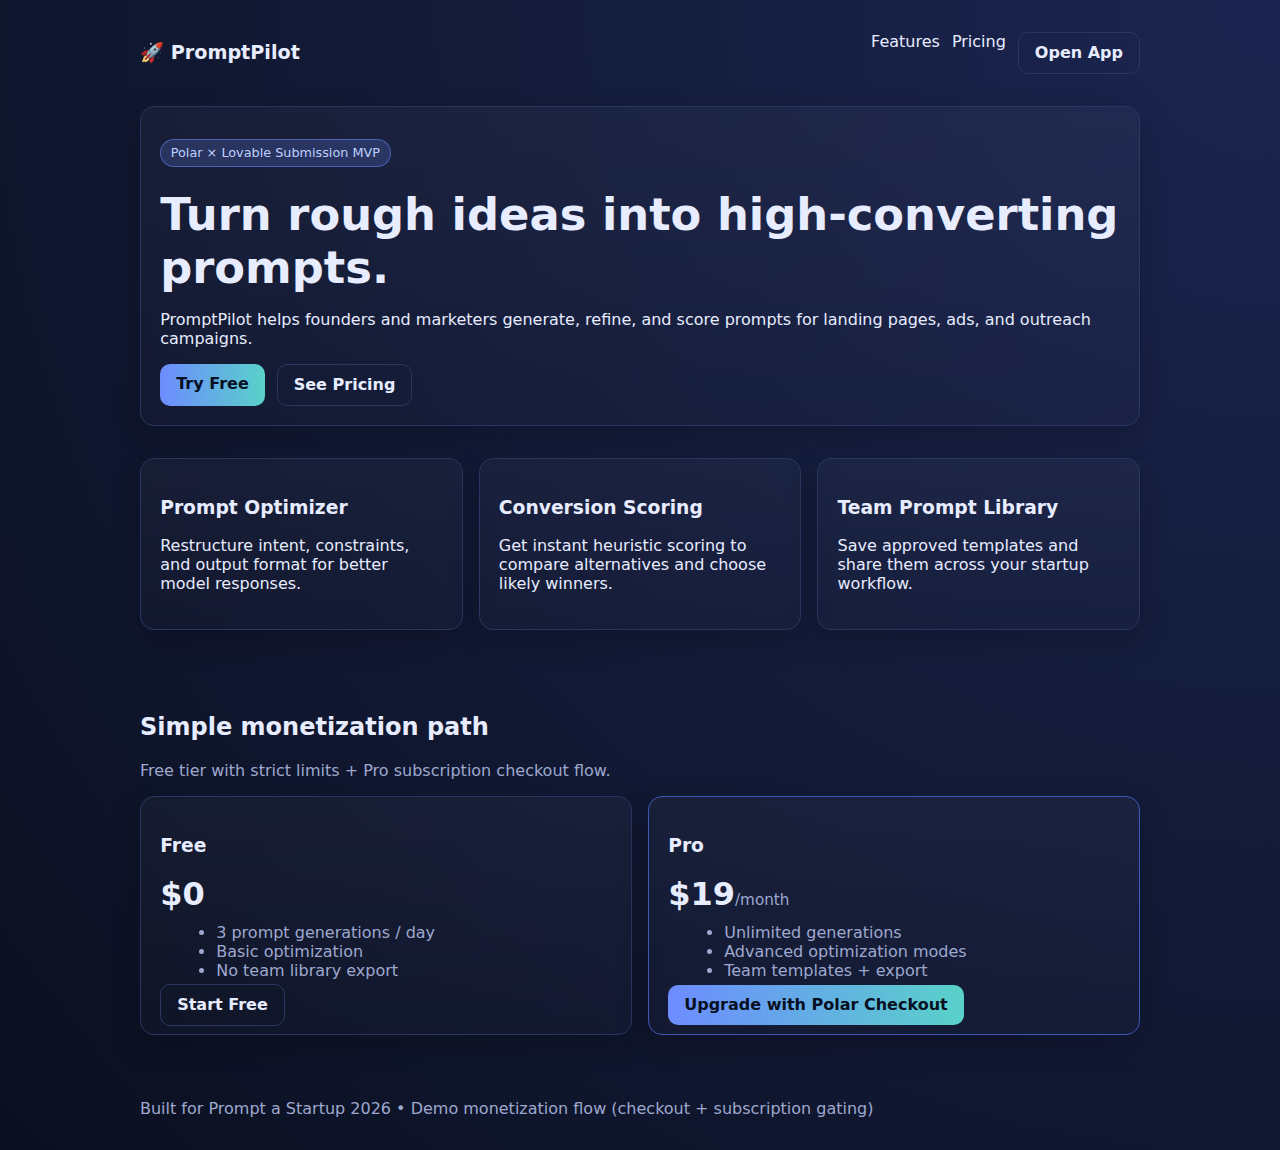
<file: index.html>
<!doctype html>
<html lang="en">
  <head>
    <meta charset="UTF-8" />
    <meta name="viewport" content="width=device-width,initial-scale=1" />
    <title>PromptPilot — Ship Better AI Prompts</title>
    <link rel="stylesheet" href="styles.css" />
  </head>
  <body>
    <header class="container row between center py-lg">
      <div class="brand">🚀 PromptPilot</div>
      <nav class="row gap-md">
        <a href="#features">Features</a>
        <a href="#pricing">Pricing</a>
        <a href="app.html" class="btn btn-secondary">Open App</a>
      </nav>
    </header>

    <main class="container">
      <section class="hero card">
        <p class="badge">Polar × Lovable Submission MVP</p>
        <h1>Turn rough ideas into high-converting prompts.</h1>
        <p>
          PromptPilot helps founders and marketers generate, refine, and score prompts
          for landing pages, ads, and outreach campaigns.
        </p>
        <div class="row gap-md wrap">
          <a class="btn" href="app.html">Try Free</a>
          <a class="btn btn-secondary" href="#pricing">See Pricing</a>
        </div>
      </section>

      <section id="features" class="grid-3 py-lg">
        <article class="card">
          <h3>Prompt Optimizer</h3>
          <p>Restructure intent, constraints, and output format for better model responses.</p>
        </article>
        <article class="card">
          <h3>Conversion Scoring</h3>
          <p>Get instant heuristic scoring to compare alternatives and choose likely winners.</p>
        </article>
        <article class="card">
          <h3>Team Prompt Library</h3>
          <p>Save approved templates and share them across your startup workflow.</p>
        </article>
      </section>

      <section id="pricing" class="py-lg">
        <h2>Simple monetization path</h2>
        <p class="muted">Free tier with strict limits + Pro subscription checkout flow.</p>
        <div class="grid-2">
          <article class="card plan">
            <h3>Free</h3>
            <p class="price">$0</p>
            <ul>
              <li>3 prompt generations / day</li>
              <li>Basic optimization</li>
              <li>No team library export</li>
            </ul>
            <a href="app.html" class="btn btn-secondary">Start Free</a>
          </article>

          <article class="card plan plan-pro">
            <h3>Pro</h3>
            <p class="price">$19<span>/month</span></p>
            <ul>
              <li>Unlimited generations</li>
              <li>Advanced optimization modes</li>
              <li>Team templates + export</li>
            </ul>
            <a href="checkout.html?plan=pro-monthly" class="btn">Upgrade with Polar Checkout</a>
          </article>
        </div>
      </section>
    </main>

    <footer class="container py-lg muted">
      Built for Prompt a Startup 2026 • Demo monetization flow (checkout + subscription gating)
    </footer>
  </body>
</html>
</file>
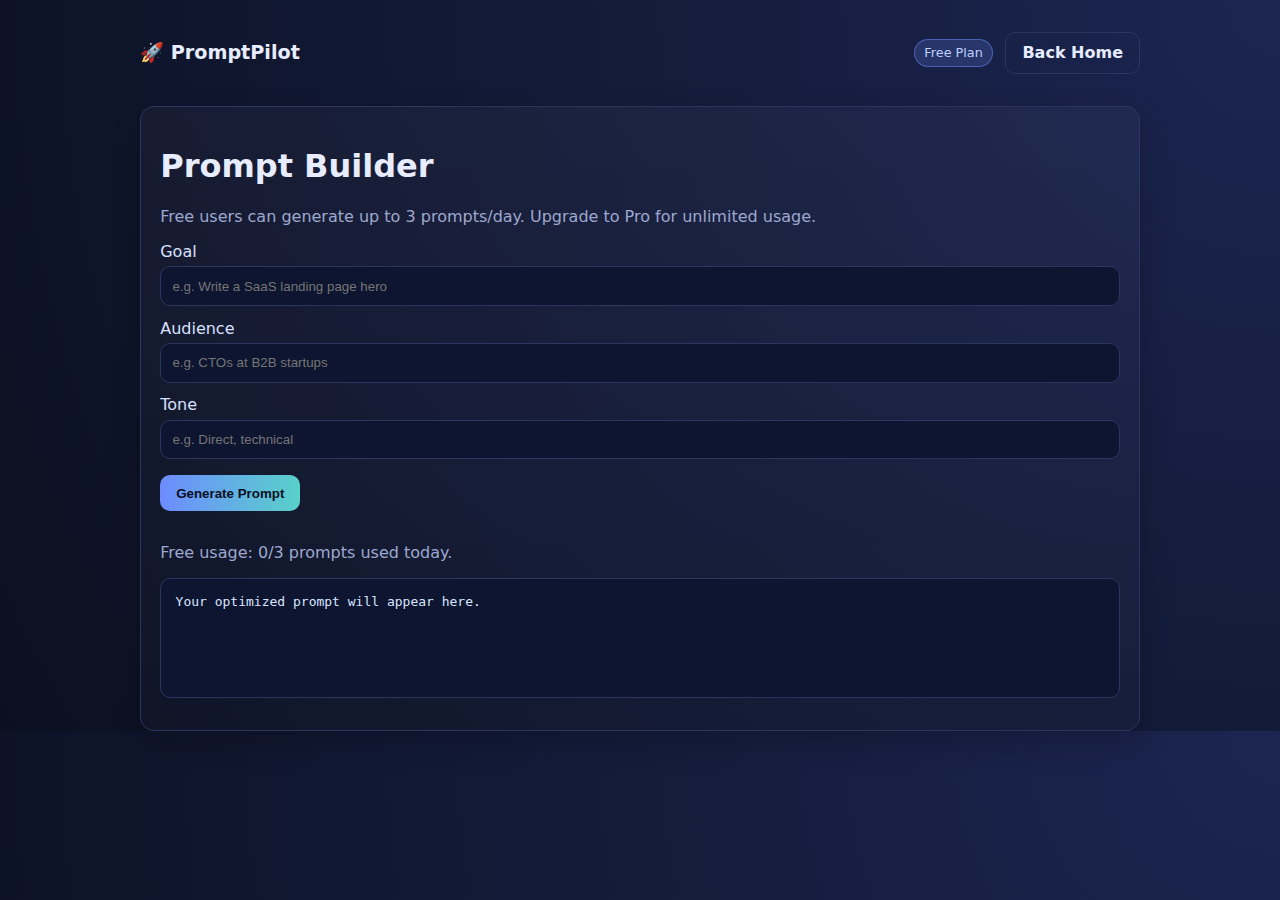
<file: app.html>
<!doctype html>
<html lang="en">
  <head>
    <meta charset="UTF-8" />
    <meta name="viewport" content="width=device-width,initial-scale=1" />
    <title>PromptPilot App</title>
    <link rel="stylesheet" href="styles.css" />
  </head>
  <body>
    <header class="container row between center py-lg">
      <div class="brand">🚀 PromptPilot</div>
      <div class="row gap-md center">
        <span id="planBadge" class="badge">Free Plan</span>
        <a class="btn btn-secondary" href="index.html">Back Home</a>
      </div>
    </header>

    <main class="container">
      <section class="card">
        <h1>Prompt Builder</h1>
        <p class="muted">Free users can generate up to 3 prompts/day. Upgrade to Pro for unlimited usage.</p>

        <label>Goal</label>
        <input id="goal" placeholder="e.g. Write a SaaS landing page hero" />

        <label>Audience</label>
        <input id="audience" placeholder="e.g. CTOs at B2B startups" />

        <label>Tone</label>
        <input id="tone" placeholder="e.g. Direct, technical" />

        <div class="row gap-md wrap py-md">
          <button id="generateBtn" class="btn">Generate Prompt</button>
          <a id="upgradeBtn" class="btn btn-secondary hidden" href="checkout.html?plan=pro-monthly">Upgrade to Pro</a>
        </div>

        <p class="muted" id="usageText"></p>
        <pre id="output" class="output">Your optimized prompt will appear here.</pre>
      </section>
    </main>

    <script src="script.js"></script>
  </body>
</html>
</file>
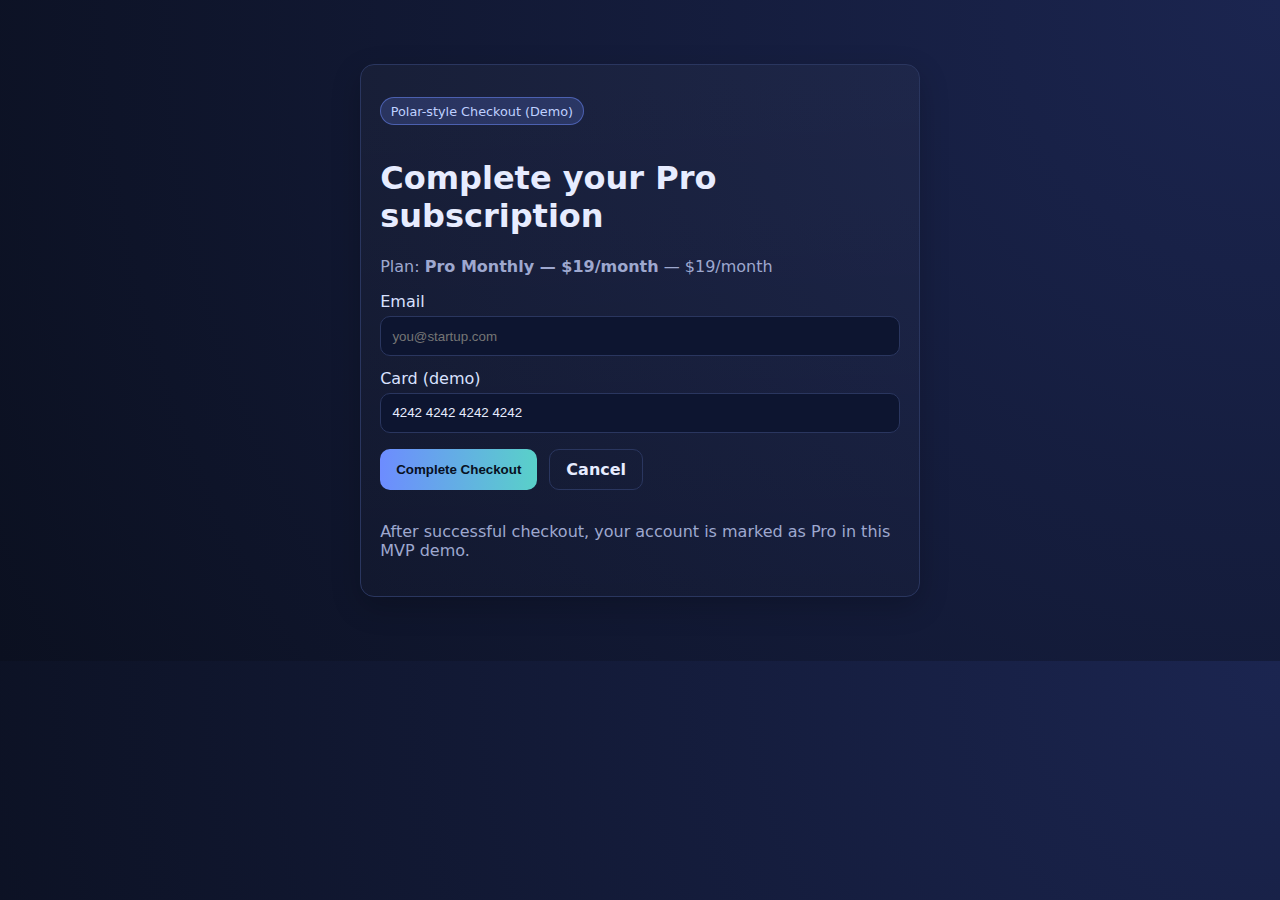
<file: checkout.html>
<!doctype html>
<html lang="en">
  <head>
    <meta charset="UTF-8" />
    <meta name="viewport" content="width=device-width,initial-scale=1" />
    <title>PromptPilot Checkout</title>
    <link rel="stylesheet" href="styles.css" />
  </head>
  <body>
    <main class="container py-lg">
      <section class="card checkout">
        <p class="badge">Polar-style Checkout (Demo)</p>
        <h1>Complete your Pro subscription</h1>
        <p class="muted">Plan: <strong id="planName">Pro Monthly</strong> — $19/month</p>

        <label>Email</label>
        <input id="email" type="email" placeholder="you@startup.com" />

        <label>Card (demo)</label>
        <input value="4242 4242 4242 4242" />

        <div class="row gap-md wrap py-md">
          <button id="completeCheckout" class="btn">Complete Checkout</button>
          <a class="btn btn-secondary" href="index.html">Cancel</a>
        </div>

        <p class="muted">After successful checkout, your account is marked as Pro in this MVP demo.</p>
      </section>
    </main>

    <script>
      const params = new URLSearchParams(window.location.search);
      const plan = params.get('plan') || 'pro-monthly';
      document.getElementById('planName').textContent =
        plan === 'pro-yearly' ? 'Pro Yearly — $190/year' : 'Pro Monthly — $19/month';

      document.getElementById('completeCheckout').addEventListener('click', () => {
        const email = document.getElementById('email').value.trim();
        if (!email) {
          alert('Please provide an email.');
          return;
        }

        localStorage.setItem('pp_subscription', 'pro');
        localStorage.setItem('pp_email', email);
        localStorage.setItem('pp_plan', plan);
        window.location.href = 'app.html?checkout=success';
      });
    </script>
  </body>
</html>
</file>
<file: styles.css>
:root {
  --bg: #0b1020;
  --card: #151d36;
  --text: #e7ecff;
  --muted: #9ea8cf;
  --brand: #6d8cff;
  --brand-2: #59d1c9;
  --border: #2a365f;
}
* { box-sizing: border-box; }
body {
  margin: 0;
  font-family: Inter, system-ui, -apple-system, Segoe UI, Roboto, Helvetica, Arial, sans-serif;
  background: radial-gradient(circle at top right, #1b2550, var(--bg));
  color: var(--text);
}
a { color: inherit; text-decoration: none; }
.container { width: min(1000px, 92%); margin: 0 auto; }
.row { display: flex; }
.between { justify-content: space-between; }
.center { align-items: center; }
.gap-md { gap: 0.75rem; }
.wrap { flex-wrap: wrap; }
.py-lg { padding: 2rem 0; }
.py-md { padding: 1rem 0; }
.card {
  background: linear-gradient(180deg, rgba(255,255,255,.03), rgba(255,255,255,.01));
  border: 1px solid var(--border);
  border-radius: 14px;
  padding: 1.2rem;
  box-shadow: 0 10px 30px rgba(0,0,0,.2);
}
.brand { font-weight: 800; font-size: 1.2rem; }
.badge {
  display: inline-block;
  background: rgba(109, 140, 255, .2);
  color: #bfd0ff;
  border: 1px solid rgba(109, 140, 255, .5);
  padding: .35rem .6rem;
  border-radius: 999px;
  font-size: .8rem;
}
.hero h1 { font-size: clamp(1.7rem, 3.8vw, 2.8rem); margin: .5rem 0; }
.muted { color: var(--muted); }
.btn {
  background: linear-gradient(90deg, var(--brand), var(--brand-2));
  color: #071022;
  font-weight: 700;
  border: none;
  border-radius: 10px;
  padding: .65rem 1rem;
  cursor: pointer;
}
.btn-secondary {
  background: transparent;
  color: var(--text);
  border: 1px solid var(--border);
}
.grid-2, .grid-3 { display: grid; gap: 1rem; }
.grid-2 { grid-template-columns: repeat(auto-fit, minmax(230px, 1fr)); }
.grid-3 { grid-template-columns: repeat(auto-fit, minmax(220px, 1fr)); }
.plan-pro { border-color: #3f58b6; }
.price { font-size: 2rem; margin: .3rem 0; font-weight: 800; }
.price span { font-size: .95rem; font-weight: 500; color: var(--muted); }
ul { margin: .6rem 0 1rem 1rem; color: var(--muted); }
label { display: block; margin-top: .8rem; margin-bottom: .35rem; color: #d9e1ff; }
input {
  width: 100%;
  border-radius: 10px;
  border: 1px solid var(--border);
  background: #0d1530;
  color: var(--text);
  padding: .7rem;
}
.output {
  border: 1px solid var(--border);
  border-radius: 10px;
  background: #0d1530;
  color: #d9e6ff;
  padding: .9rem;
  min-height: 120px;
  white-space: pre-wrap;
}
.hidden { display: none; }
.checkout { max-width: 560px; margin: 2rem auto; }
</file>
